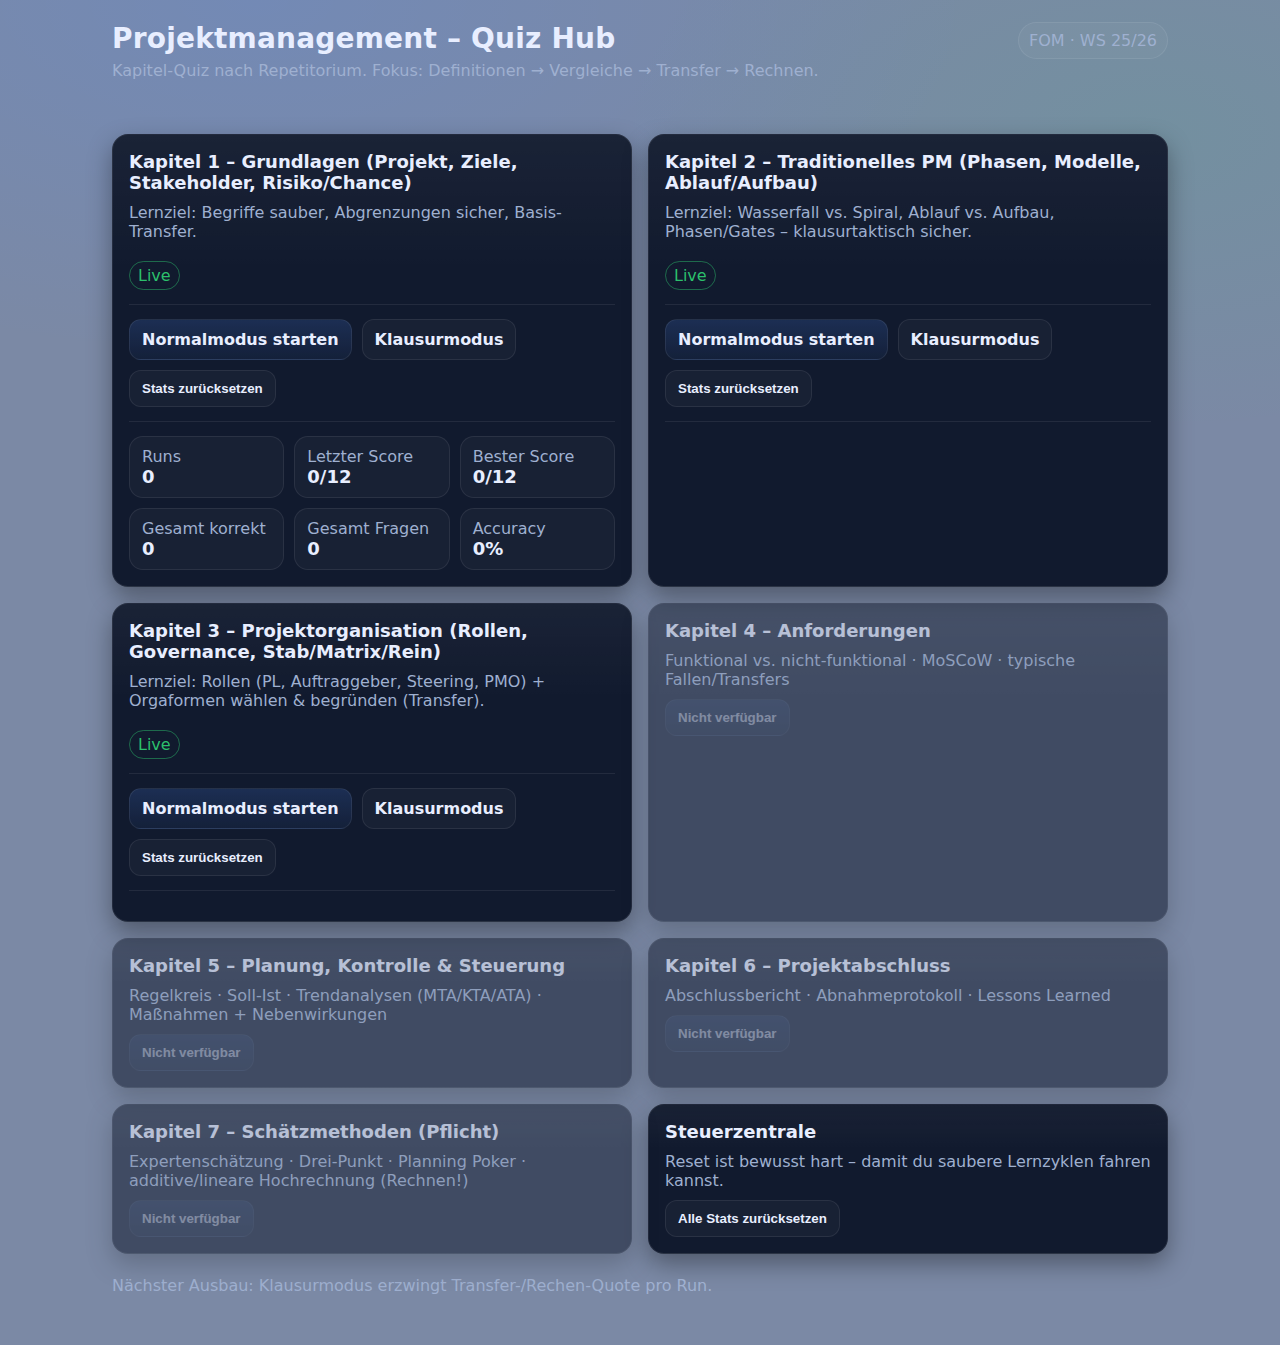
<file: index.html>
<!doctype html>
<html lang="de">
<head>
  <meta charset="utf-8" />
  <meta name="viewport" content="width=device-width,initial-scale=1" />
  <title>Projektmanagement – Quiz Hub</title>
  <link rel="stylesheet" href="./assets/style.css" />
</head>
<body>

<header class="container header">
  <div>
    <h1>Projektmanagement – Quiz Hub</h1>
    <p class="muted">
      Kapitel-Quiz nach Repetitorium. Fokus: Definitionen → Vergleiche → Transfer → Rechnen.
    </p>
  </div>
  <div class="badge">FOM · WS 25/26</div>
</header>

<main class="container grid">

  <!-- CH1 -->
  <section class="card">
    <div class="row space">
      <div>
        <h2>Kapitel 1 – Grundlagen (Projekt, Ziele, Stakeholder, Risiko/Chance)</h2>
        <p class="muted">Lernziel: Begriffe sauber, Abgrenzungen sicher, Basis-Transfer.</p>
      </div>
      <span class="tag ok">Live</span>
    </div>

    <div class="divider"></div>

    <div class="row">
      <a class="btn" href="chapter1.html">Normalmodus starten</a>
      <a class="btn btn-secondary" href="chapter1.html?mode=exam">Klausurmodus</a>
      <button class="btn btn-secondary" id="resetCh1">Stats zurücksetzen</button>
    </div>

    <div class="divider"></div>
    <div class="stats" id="statsCh1"></div>
  </section>

  <!-- CH2 -->
  <section class="card">
    <div class="row space">
      <div>
        <h2>Kapitel 2 – Traditionelles PM (Phasen, Modelle, Ablauf/Aufbau)</h2>
        <p class="muted">
          Lernziel: Wasserfall vs. Spiral, Ablauf vs. Aufbau, Phasen/Gates – klausurtaktisch sicher.
        </p>
      </div>
      <span class="tag ok">Live</span>
    </div>

    <div class="divider"></div>

    <div class="row">
      <a class="btn" href="chapter2.html">Normalmodus starten</a>
      <a class="btn btn-secondary" href="chapter2.html?mode=exam">Klausurmodus</a>
      <button class="btn btn-secondary" id="resetCh2">Stats zurücksetzen</button>
    </div>

    <div class="divider"></div>
    <div class="stats" id="statsCh2"></div>
  </section>

  <!-- CH3 -->
  <section class="card">
    <div class="row space">
      <div>
        <h2>Kapitel 3 – Projektorganisation (Rollen, Governance, Stab/Matrix/Rein)</h2>
        <p class="muted">
          Lernziel: Rollen (PL, Auftraggeber, Steering, PMO) + Orgaformen wählen & begründen (Transfer).
        </p>
      </div>
      <span class="tag ok">Live</span>
    </div>

    <div class="divider"></div>

    <div class="row">
      <a class="btn" href="chapter3.html">Normalmodus starten</a>
      <a class="btn btn-secondary" href="chapter3.html?mode=exam">Klausurmodus</a>
      <button class="btn btn-secondary" id="resetCh3">Stats zurücksetzen</button>
    </div>

    <div class="divider"></div>
    <div class="stats" id="statsCh3"></div>
  </section>

  <!-- Roadmap: Kapitel 4–7 -->
  <section class="card disabled">
    <h2>Kapitel 4 – Anforderungen</h2>
    <p class="muted">Funktional vs. nicht-funktional · MoSCoW · typische Fallen/Transfers</p>
    <button class="btn" disabled>Nicht verfügbar</button>
  </section>

  <section class="card disabled">
    <h2>Kapitel 5 – Planung, Kontrolle & Steuerung</h2>
    <p class="muted">Regelkreis · Soll-Ist · Trendanalysen (MTA/KTA/ATA) · Maßnahmen + Nebenwirkungen</p>
    <button class="btn" disabled>Nicht verfügbar</button>
  </section>

  <section class="card disabled">
    <h2>Kapitel 6 – Projektabschluss</h2>
    <p class="muted">Abschlussbericht · Abnahmeprotokoll · Lessons Learned</p>
    <button class="btn" disabled>Nicht verfügbar</button>
  </section>

  <section class="card disabled">
    <h2>Kapitel 7 – Schätzmethoden (Pflicht)</h2>
    <p class="muted">Expertenschätzung · Drei-Punkt · Planning Poker · additive/lineare Hochrechnung (Rechnen!)</p>
    <button class="btn" disabled>Nicht verfügbar</button>
  </section>

  <!-- Global controls -->
  <section class="card">
    <h2>Steuerzentrale</h2>
    <p class="muted">Reset ist bewusst hart – damit du saubere Lernzyklen fahren kannst.</p>
    <div class="row">
      <button class="btn btn-secondary" id="resetAll">Alle Stats zurücksetzen</button>
    </div>
  </section>

</main>

<footer class="container footer">
  <p class="muted">
    Nächster Ausbau: Klausurmodus erzwingt Transfer-/Rechen-Quote pro Run.
  </p>
</footer>

<script defer src="./assets/app.js"></script>
</body>
</html>
</file>
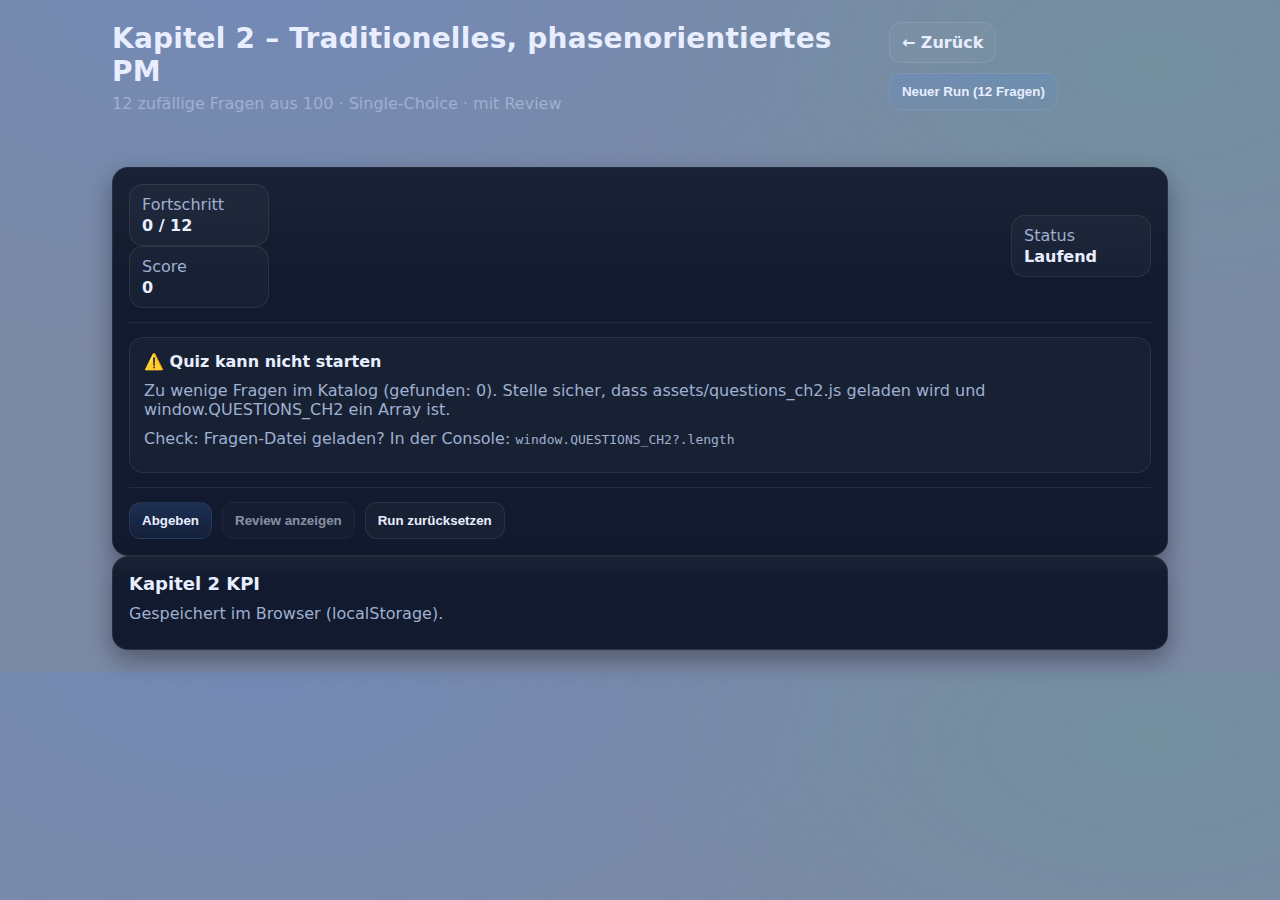
<file: chapter2.html>
<!doctype html>
<html lang="de">
<head>
  <meta charset="utf-8" />
  <meta name="viewport" content="width=device-width,initial-scale=1" />
  <title>Kapitel 2 Quiz – Projektmanagement</title>
  <link rel="stylesheet" href="./assets/style.css" />
</head>
<body>
<header class="container header">
  <div>
    <h1>Kapitel 2 – Traditionelles, phasenorientiertes PM</h1>
    <p class="muted">12 zufällige Fragen aus 100 · Single-Choice · mit Review</p>
  </div>
  <div class="row">
    <a class="btn btn-secondary" href="index.html">← Zurück</a>
    <button class="btn" id="newRun">Neuer Run (12 Fragen)</button>
  </div>
</header>

<main class="container">
  <section class="card">
    <div class="row space">
      <div>
        <div class="kpi">
          <span class="muted">Fortschritt</span>
          <strong id="progressText">0 / 12</strong>
        </div>
        <div class="kpi">
          <span class="muted">Score</span>
          <strong id="scoreText">0</strong>
        </div>
      </div>
      <div class="kpi">
        <span class="muted">Status</span>
        <strong id="statusText">Laufend</strong>
      </div>
    </div>

    <div class="divider"></div>
    <div id="quizRoot"></div>
    <div class="divider"></div>

    <div class="row">
      <button class="btn" id="submitBtn">Abgeben</button>
      <button class="btn btn-secondary" id="reviewBtn" disabled>Review anzeigen</button>
      <button class="btn btn-secondary" id="resetRunBtn">Run zurücksetzen</button>
    </div>

    <div id="resultBox" class="result hidden"></div>
    <div id="reviewBox" class="review hidden"></div>
  </section>

  <section class="card">
    <h2>Kapitel 2 KPI</h2>
    <p class="muted">Gespeichert im Browser (localStorage).</p>
    <div class="stats" id="statsBox"></div>
  </section>
</main>

<script defer src="./assets/questions_ch2.js"></script>
<script defer src="./assets/quiz_ch2.js"></script>
</body>
</html>
</file>
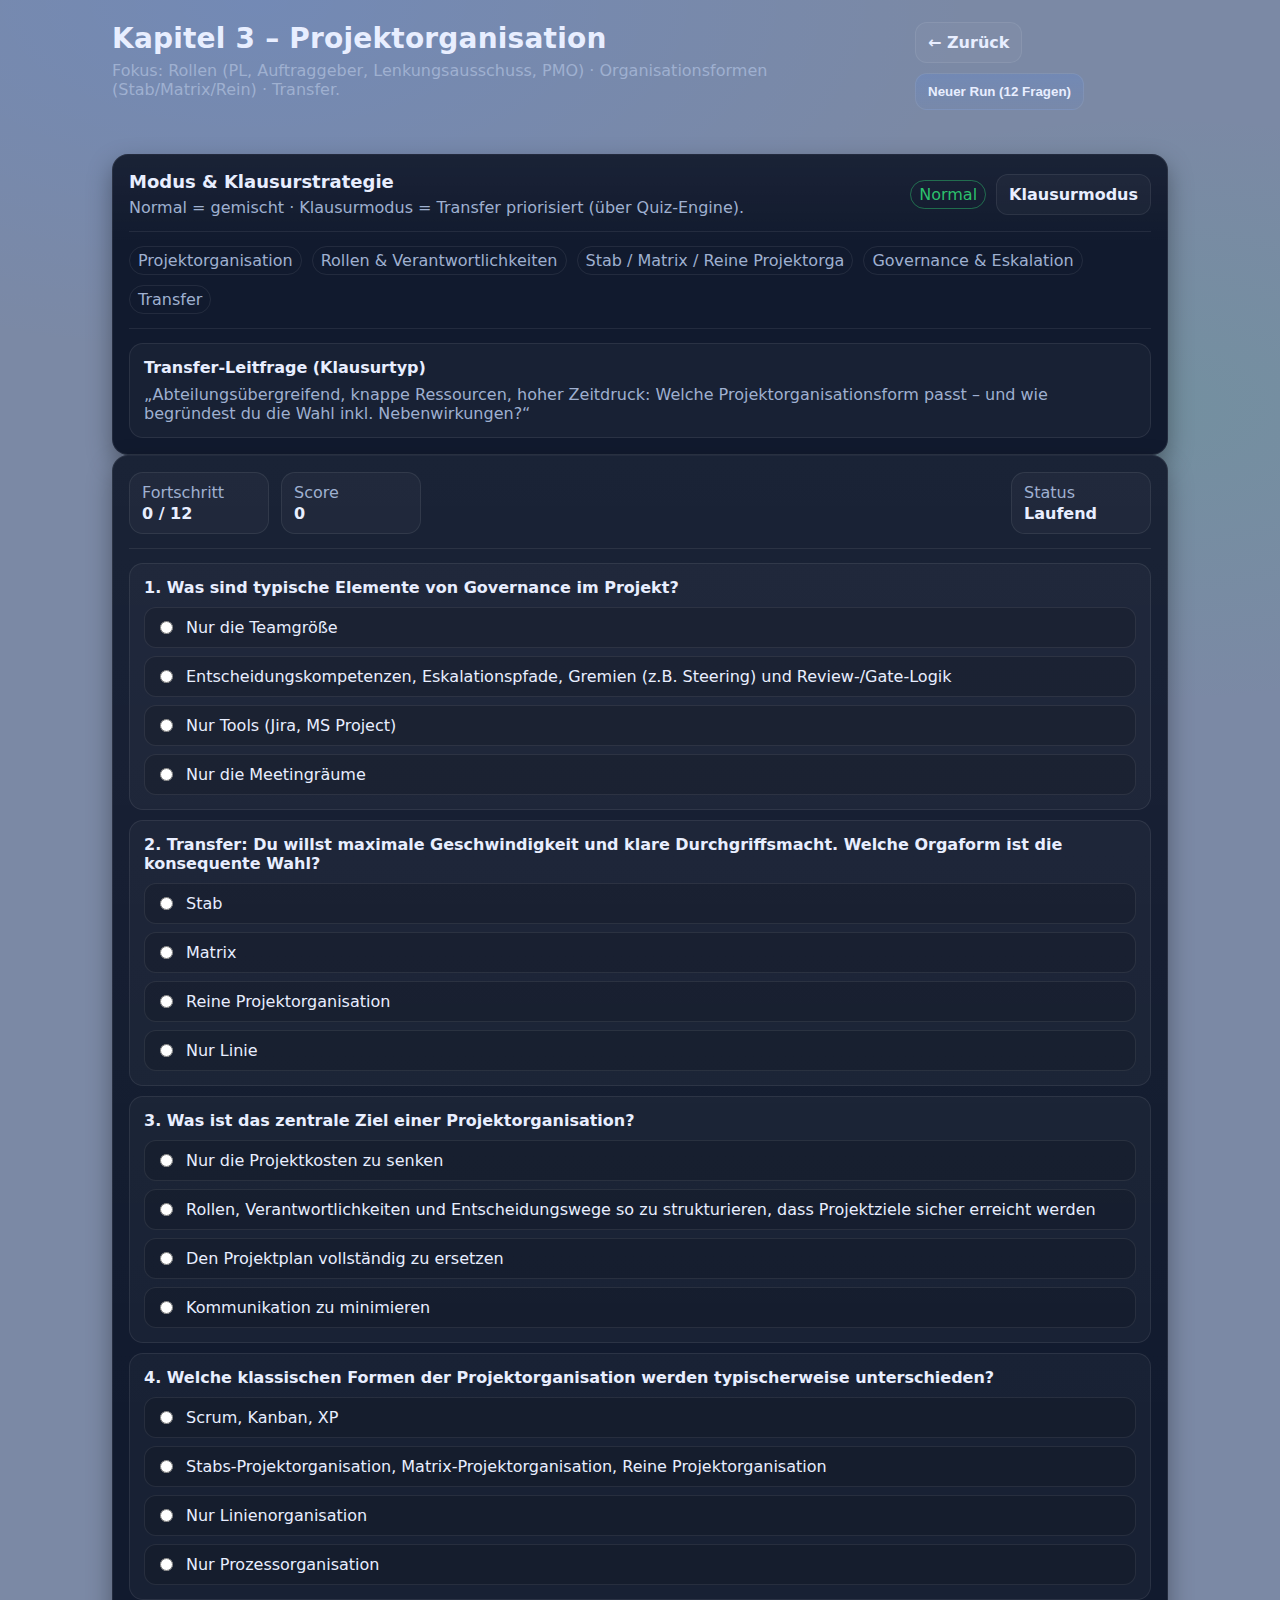
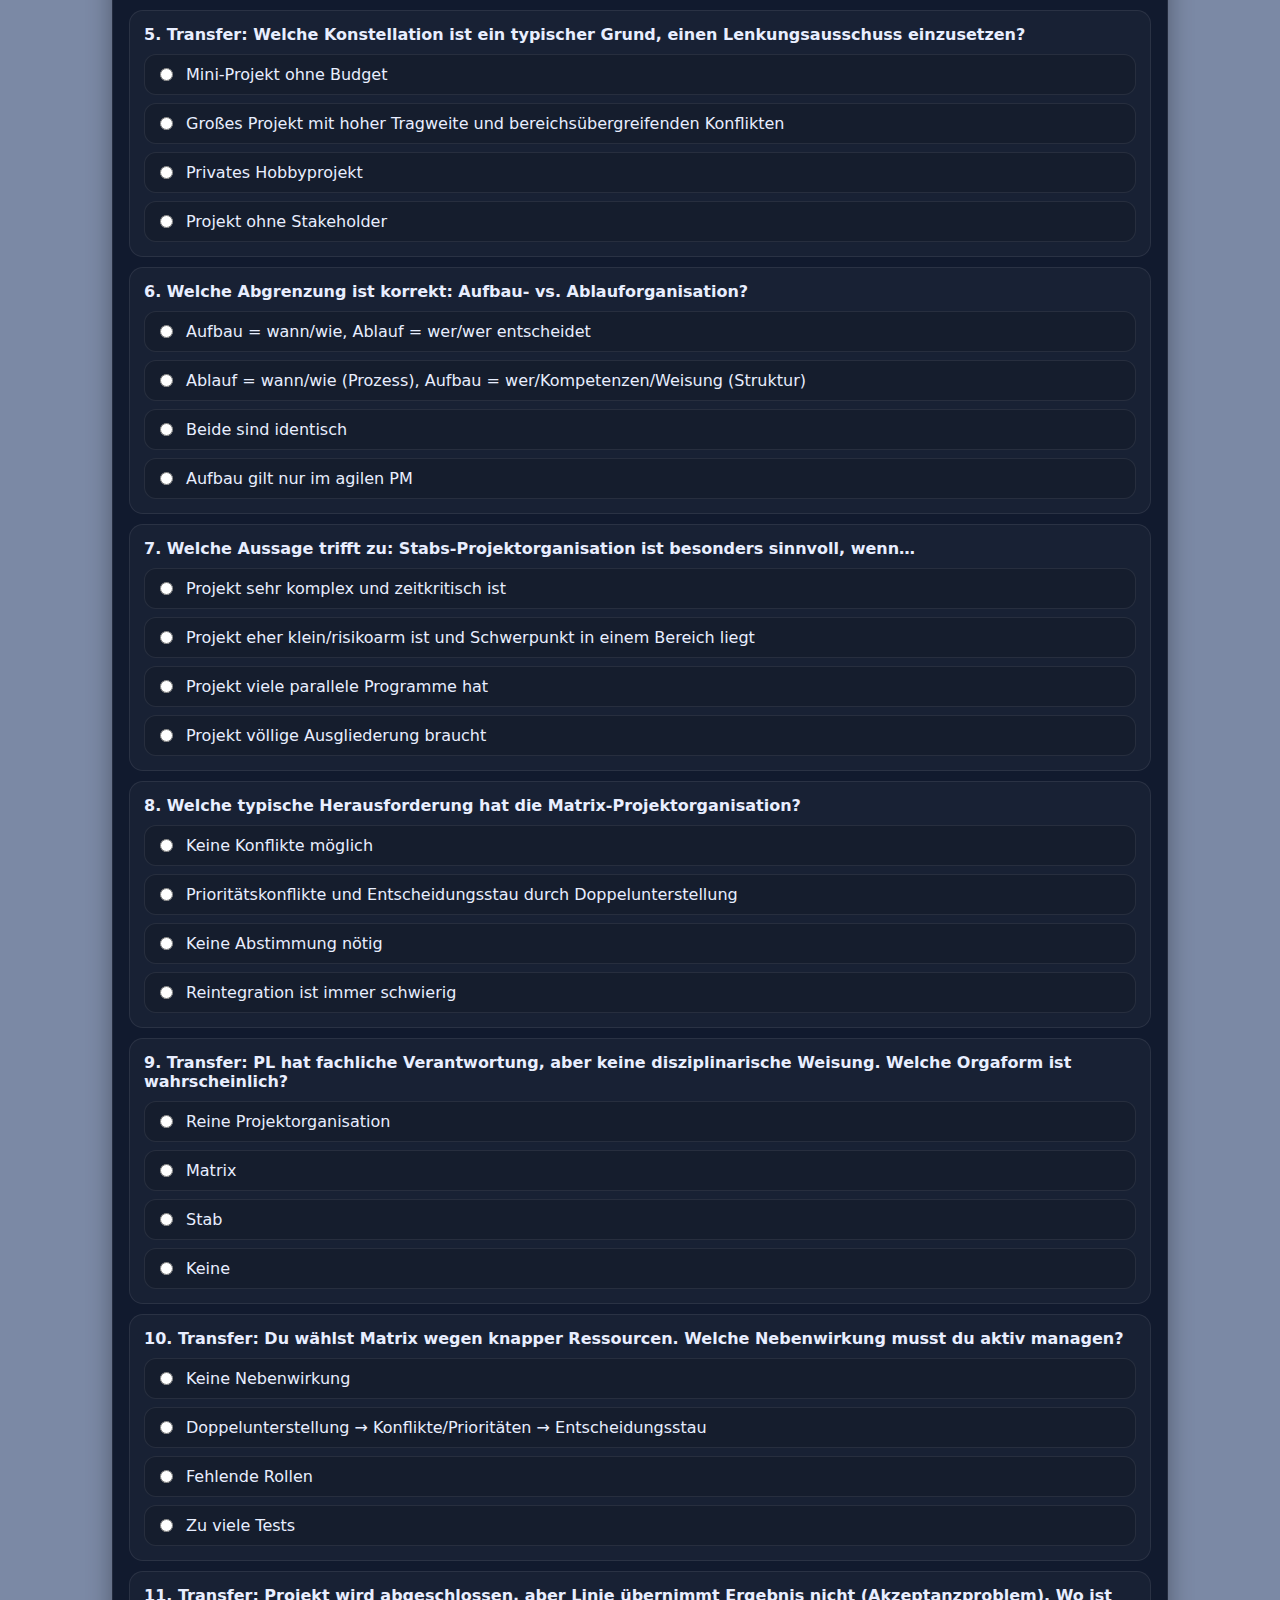
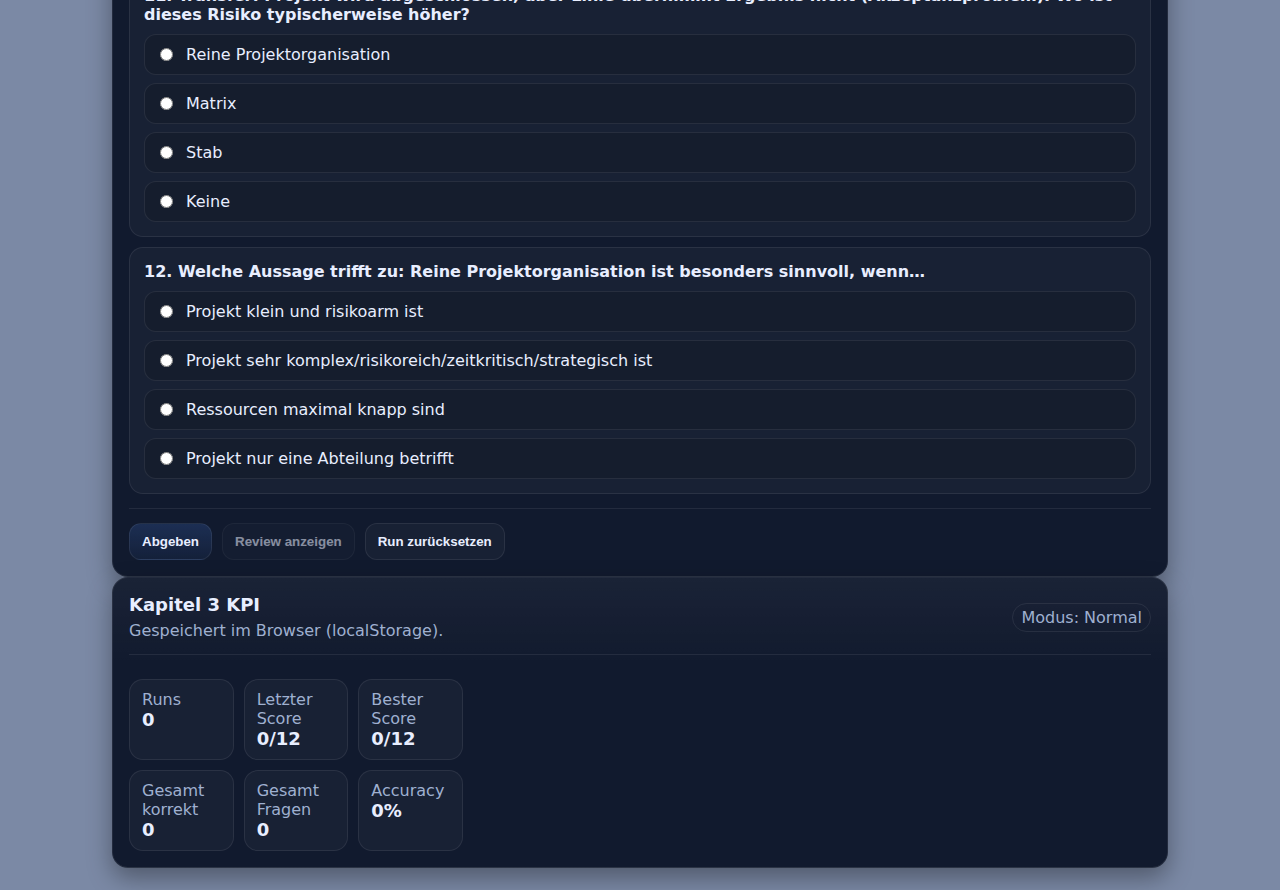
<file: chapter3.html>
<!doctype html>
<html lang="de">
<head>
  <meta charset="utf-8" />
  <meta name="viewport" content="width=device-width,initial-scale=1" />
  <title>Kapitel 3 Quiz – Projektmanagement</title>
  <link rel="stylesheet" href="./assets/style.css" />
</head>
<body>

<header class="container header">
  <div>
    <h1>Kapitel 3 – Projektorganisation</h1>
    <p class="muted">
      Fokus: Rollen (PL, Auftraggeber, Lenkungsausschuss, PMO) · Organisationsformen (Stab/Matrix/Rein) · Transfer.
    </p>
  </div>

  <div class="row">
    <a class="btn btn-secondary" href="index.html">← Zurück</a>
    <button class="btn" id="newRun">Neuer Run (12 Fragen)</button>
  </div>
</header>

<main class="container">

  <!-- Mode / Strategy Banner -->
  <section class="card">
    <div class="row space">
      <div>
        <h2 style="margin:0 0 6px 0">Modus & Klausurstrategie</h2>
        <p class="muted" style="margin:0">
          Normal = gemischt · Klausurmodus = Transfer priorisiert (über Quiz-Engine).
        </p>
      </div>

      <div class="row">
        <span class="tag ok" id="modeBadge">Normal</span>
        <a class="btn btn-secondary" id="modeToggleLink" href="chapter3.html?mode=exam">Klausurmodus</a>
      </div>
    </div>

    <div class="divider"></div>

    <div class="row">
      <span class="tag">Projektorganisation</span>
      <span class="tag">Rollen & Verantwortlichkeiten</span>
      <span class="tag">Stab / Matrix / Reine Projektorga</span>
      <span class="tag">Governance & Eskalation</span>
      <span class="tag">Transfer</span>
    </div>

    <div class="divider"></div>

    <!-- Transfer-Leitfrage -->
    <div class="question" style="margin:0">
      <p class="q-title" style="margin:0 0 8px 0">Transfer-Leitfrage (Klausurtyp)</p>
      <p class="muted" style="margin:0">
        „Abteilungsübergreifend, knappe Ressourcen, hoher Zeitdruck: Welche Projektorganisationsform passt – und wie
        begründest du die Wahl inkl. Nebenwirkungen?“
      </p>
    </div>
  </section>

  <!-- Quiz -->
  <section class="card">
    <div class="row space">
      <div class="row" style="gap:12px">
        <div class="kpi">
          <span class="muted">Fortschritt</span>
          <strong id="progressText">0 / 12</strong>
        </div>
        <div class="kpi">
          <span class="muted">Score</span>
          <strong id="scoreText">0</strong>
        </div>
      </div>

      <div class="kpi">
        <span class="muted">Status</span>
        <strong id="statusText">Laufend</strong>
      </div>
    </div>

    <div class="divider"></div>

    <div id="quizRoot"></div>

    <div class="divider"></div>

    <div class="row">
      <button class="btn" id="submitBtn">Abgeben</button>
      <button class="btn btn-secondary" id="reviewBtn" disabled>Review anzeigen</button>
      <button class="btn btn-secondary" id="resetRunBtn">Run zurücksetzen</button>
    </div>

    <div id="resultBox" class="result hidden"></div>
    <div id="reviewBox" class="review hidden"></div>
  </section>

  <!-- KPI -->
  <section class="card">
    <div class="row space">
      <div>
        <h2 style="margin:0 0 6px 0">Kapitel 3 KPI</h2>
        <p class="muted" style="margin:0">Gespeichert im Browser (localStorage).</p>
      </div>
      <span class="tag" id="kpiModeHint">Modus: Normal</span>
    </div>

    <div class="divider"></div>
    <div class="stats" id="statsBox"></div>
  </section>

</main>

<script>
  // UI-only: Mode anzeigen (Logik kommt über quiz_ch3.js)
  (function () {
    const params = new URLSearchParams(window.location.search);
    const isExam = (params.get("mode") || "").toLowerCase() === "exam";

    const badge = document.getElementById("modeBadge");
    const toggle = document.getElementById("modeToggleLink");
    const hint = document.getElementById("kpiModeHint");

    if (badge) badge.textContent = isExam ? "Klausurmodus" : "Normal";
    if (hint) hint.textContent = `Modus: ${isExam ? "Klausurmodus" : "Normal"}`;

    if (toggle) {
      toggle.textContent = isExam ? "Normalmodus" : "Klausurmodus";
      toggle.href = isExam ? "chapter3.html" : "chapter3.html?mode=exam";
    }
  })();
</script>

<script defer src="./assets/questions_ch3.js"></script>
<script defer src="./assets/quiz_ch3.js"></script>
</body>
</html>
</file>
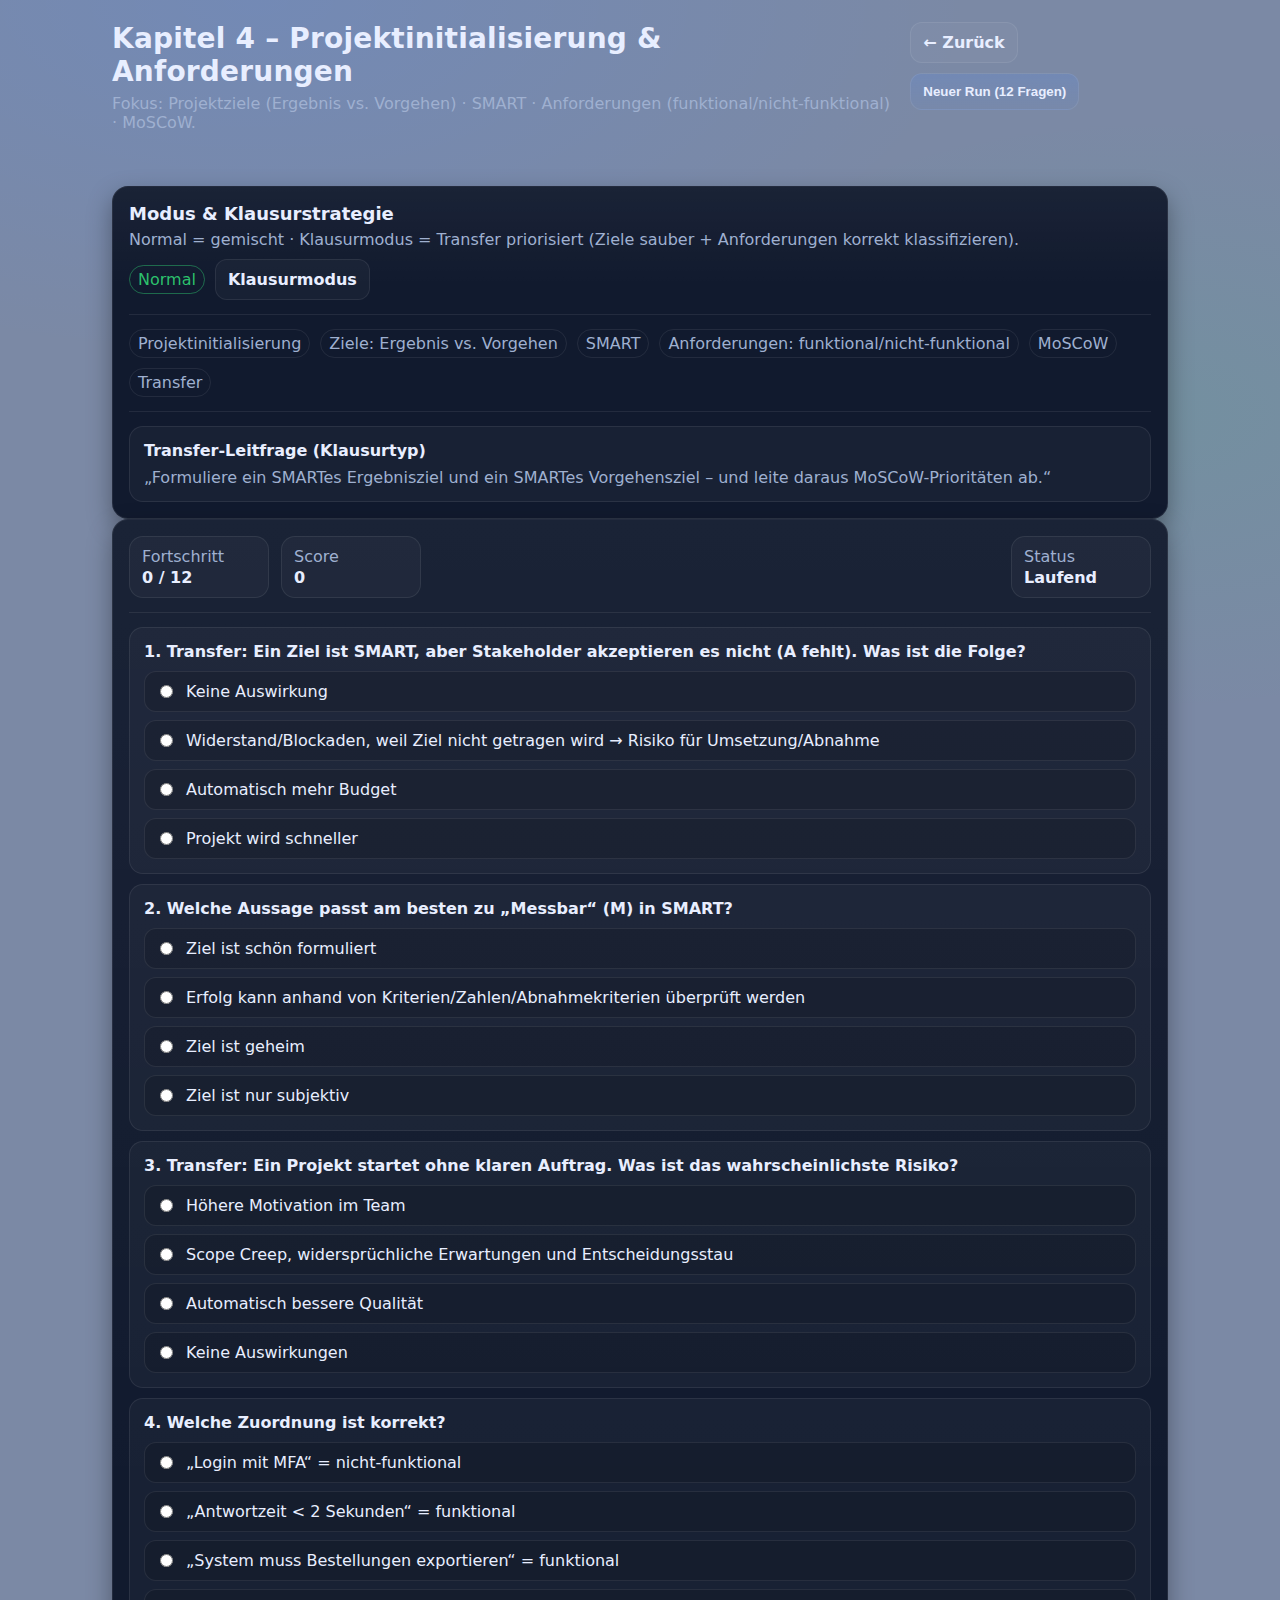
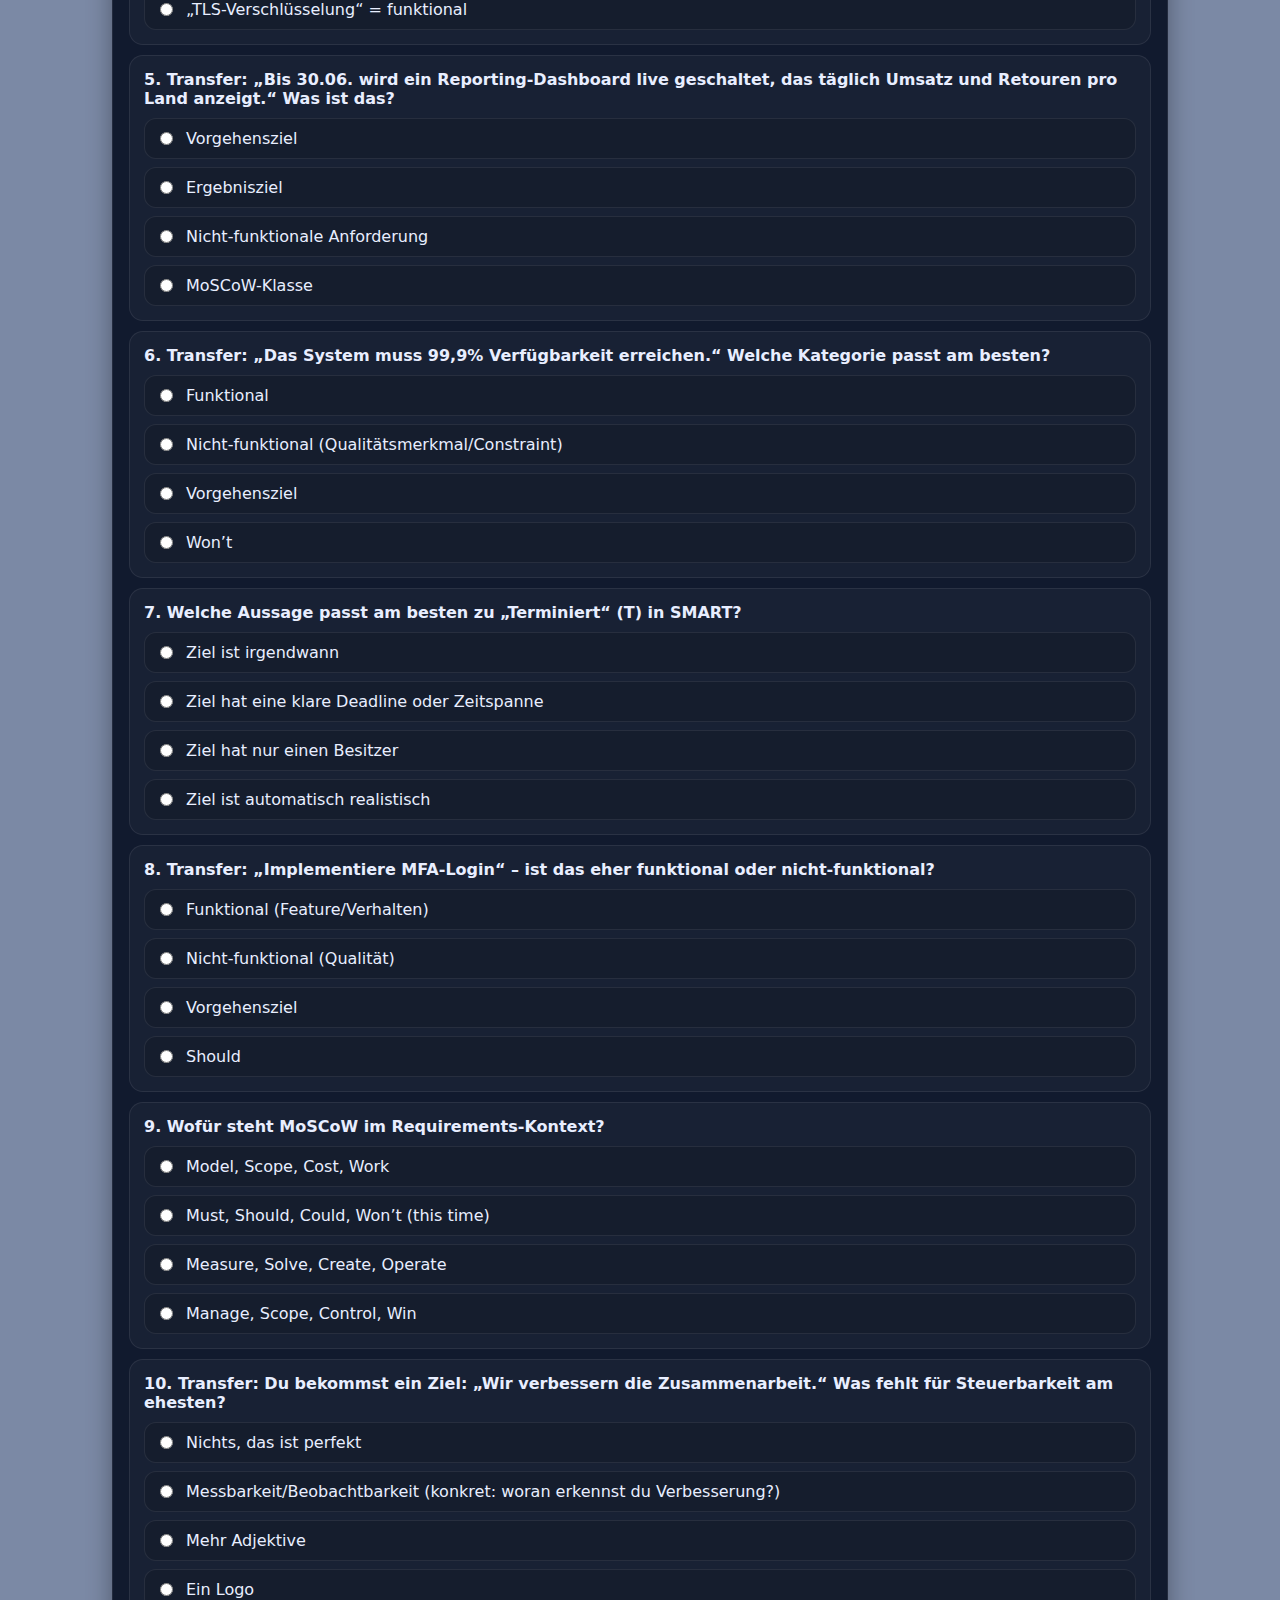
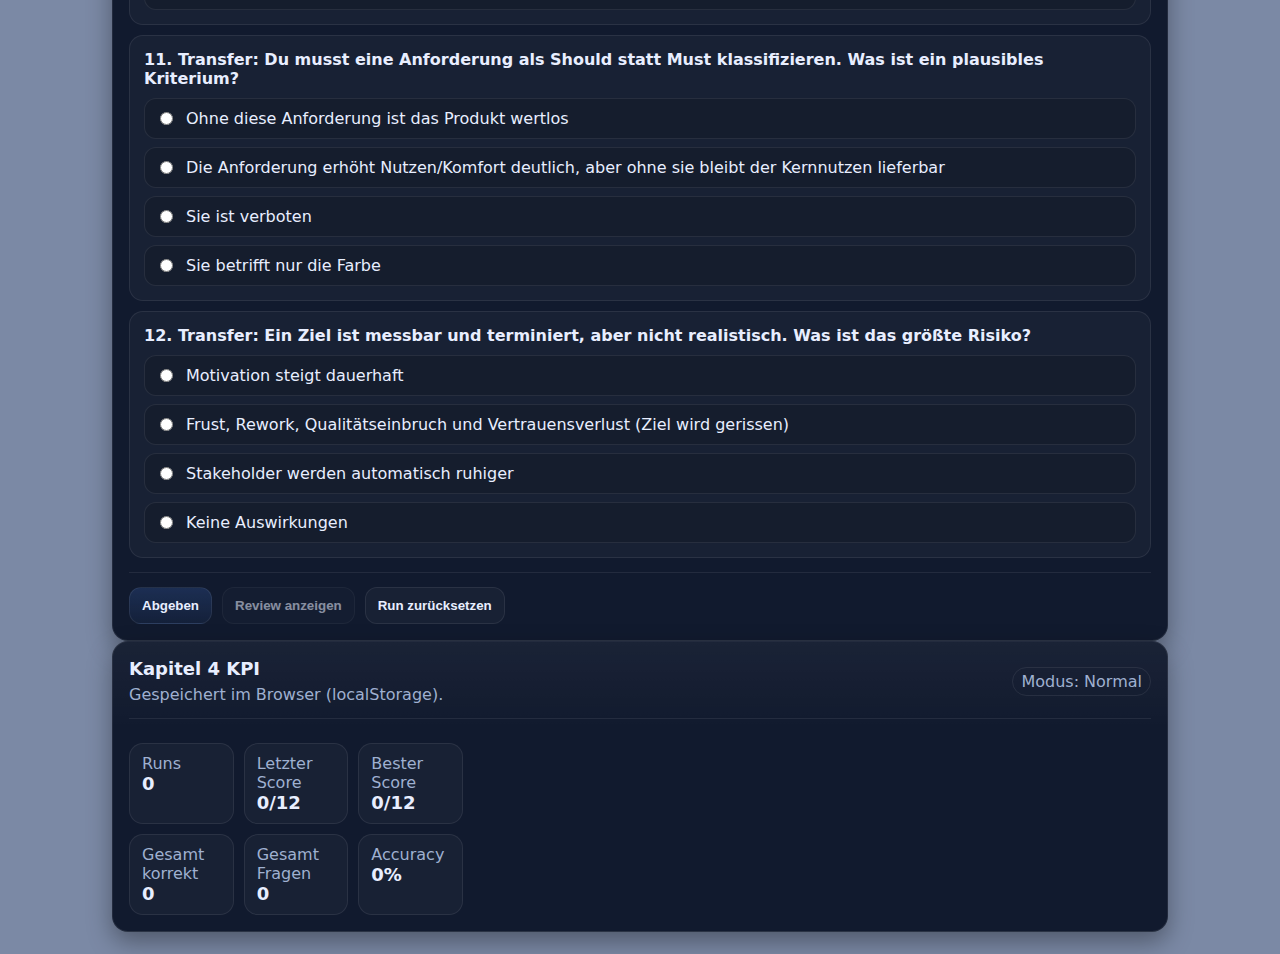
<file: chapter4.html>
<!doctype html>
<html lang="de">
<head>
  <meta charset="utf-8" />
  <meta name="viewport" content="width=device-width,initial-scale=1" />
  <title>Kapitel 4 Quiz – Projektmanagement</title>
  <link rel="stylesheet" href="./assets/style.css" />
</head>
<body>

<header class="container header">
  <div>
    <h1>Kapitel 4 – Projektinitialisierung & Anforderungen</h1>
    <p class="muted">
      Fokus: Projektziele (Ergebnis vs. Vorgehen) · SMART · Anforderungen (funktional/nicht-funktional) · MoSCoW.
    </p>
  </div>

  <div class="row">
    <a class="btn btn-secondary" href="index.html">← Zurück</a>
    <button class="btn" id="newRun">Neuer Run (12 Fragen)</button>
  </div>
</header>

<main class="container">

  <!-- Mode / Strategy Banner -->
  <section class="card">
    <div class="row space">
      <div>
        <h2 style="margin:0 0 6px 0">Modus & Klausurstrategie</h2>
        <p class="muted" style="margin:0">
          Normal = gemischt · Klausurmodus = Transfer priorisiert (Ziele sauber + Anforderungen korrekt klassifizieren).
        </p>
      </div>

      <div class="row">
        <span class="tag ok" id="modeBadge">Normal</span>
        <a class="btn btn-secondary" id="modeToggleLink" href="chapter4.html?mode=exam">Klausurmodus</a>
      </div>
    </div>

    <div class="divider"></div>

    <div class="row">
      <span class="tag">Projektinitialisierung</span>
      <span class="tag">Ziele: Ergebnis vs. Vorgehen</span>
      <span class="tag">SMART</span>
      <span class="tag">Anforderungen: funktional/nicht-funktional</span>
      <span class="tag">MoSCoW</span>
      <span class="tag">Transfer</span>
    </div>

    <div class="divider"></div>

    <!-- Transfer-Leitfrage -->
    <div class="question" style="margin:0">
      <p class="q-title" style="margin:0 0 8px 0">Transfer-Leitfrage (Klausurtyp)</p>
      <p class="muted" style="margin:0">
        „Formuliere ein SMARTes Ergebnisziel und ein SMARTes Vorgehensziel – und leite daraus MoSCoW-Prioritäten ab.“
      </p>
    </div>
  </section>

  <!-- Quiz -->
  <section class="card">
    <div class="row space">
      <div class="row" style="gap:12px">
        <div class="kpi">
          <span class="muted">Fortschritt</span>
          <strong id="progressText">0 / 12</strong>
        </div>
        <div class="kpi">
          <span class="muted">Score</span>
          <strong id="scoreText">0</strong>
        </div>
      </div>

      <div class="kpi">
        <span class="muted">Status</span>
        <strong id="statusText">Laufend</strong>
      </div>
    </div>

    <div class="divider"></div>

    <div id="quizRoot"></div>

    <div class="divider"></div>

    <div class="row">
      <button class="btn" id="submitBtn">Abgeben</button>
      <button class="btn btn-secondary" id="reviewBtn" disabled>Review anzeigen</button>
      <button class="btn btn-secondary" id="resetRunBtn">Run zurücksetzen</button>
    </div>

    <div id="resultBox" class="result hidden"></div>
    <div id="reviewBox" class="review hidden"></div>
  </section>

  <!-- KPI -->
  <section class="card">
    <div class="row space">
      <div>
        <h2 style="margin:0 0 6px 0">Kapitel 4 KPI</h2>
        <p class="muted" style="margin:0">Gespeichert im Browser (localStorage).</p>
      </div>
      <span class="tag" id="kpiModeHint">Modus: Normal</span>
    </div>

    <div class="divider"></div>
    <div class="stats" id="statsBox"></div>
  </section>

</main>

<script>
  // UI-only: Mode anzeigen (Logik kommt über quiz_ch4.js)
  (function () {
    const params = new URLSearchParams(window.location.search);
    const isExam = (params.get("mode") || "").toLowerCase() === "exam";

    const badge = document.getElementById("modeBadge");
    const toggle = document.getElementById("modeToggleLink");
    const hint = document.getElementById("kpiModeHint");

    if (badge) badge.textContent = isExam ? "Klausurmodus" : "Normal";
    if (hint) hint.textContent = `Modus: ${isExam ? "Klausurmodus" : "Normal"}`;

    if (toggle) {
      toggle.textContent = isExam ? "Normalmodus" : "Klausurmodus";
      toggle.href = isExam ? "chapter4.html" : "chapter4.html?mode=exam";
    }
  })();
</script>

<script defer src="./assets/questions_ch4.js"></script>
<script defer src="./assets/quiz_ch4.js"></script>
</body>
</html>
</file>
<file: assets/style.css>
:root{
    --bg:#7b89a5;
    --card:#111a2e;
    --muted:#9fb0d0;
    --text:#e8eeff;
    --accent:#4f8cff;
    --accent2:#2b3550;
    --ok:#2ecc71;
    --bad:#ff5c5c;
    --border: rgba(255,255,255,.08);
}

*{box-sizing:border-box}
body{
    margin:0;
    font-family: system-ui, -apple-system, Segoe UI, Roboto, Inter, Arial, sans-serif;
    background: radial-gradient(1200px 600px at 20% 0%, rgba(79,140,255,.18), transparent 60%),
    radial-gradient(900px 500px at 90% 10%, rgba(46,204,113,.10), transparent 60%),
    var(--bg);
    color:var(--text);
}

.container{max-width:1100px;margin:0 auto;padding:22px}
.header{display:flex;gap:18px;align-items:flex-start;justify-content:space-between}
.footer{padding-top:0;padding-bottom:40px}

h1{margin:0 0 6px 0;font-size:28px;letter-spacing:.2px}
h2{margin:0 0 10px 0;font-size:18px}
p{margin:0 0 10px 0}
.muted{color:var(--muted)}

.grid{display:grid;grid-template-columns:repeat(2,minmax(0,1fr));gap:16px}
@media (max-width:860px){.grid{grid-template-columns:1fr}.header{flex-direction:column;align-items:stretch}}

.card{
    background: linear-gradient(180deg, rgba(255,255,255,.04), transparent 30%), var(--card);
    border:1px solid var(--border);
    border-radius:16px;
    padding:16px;
    box-shadow: 0 10px 24px rgba(0,0,0,.35);
}

.card.disabled{opacity:.55}

.row{display:flex;gap:10px;align-items:center;flex-wrap:wrap}
.row.space{justify-content:space-between}

.badge{
    border:1px solid var(--border);
    padding:8px 10px;
    border-radius:999px;
    background: rgba(255,255,255,.03);
    color: var(--muted);
}

.btn{
    cursor:pointer;
    border:1px solid var(--border);
    background: linear-gradient(180deg, rgba(79,140,255,.18), rgba(79,140,255,.06));
    color:var(--text);
    padding:10px 12px;
    border-radius:12px;
    text-decoration:none;
    display:inline-flex;
    align-items:center;
    gap:8px;
    font-weight:650;
}
.btn:hover{border-color: rgba(79,140,255,.55)}
.btn:disabled{opacity:.55;cursor:not-allowed}
.btn-secondary{
    background: rgba(255,255,255,.03);
}

.divider{height:1px;background:var(--border);margin:14px 0}

.kpi{
    display:flex;
    flex-direction:column;
    gap:2px;
    border:1px solid var(--border);
    background: rgba(255,255,255,.03);
    padding:10px 12px;
    border-radius:14px;
    min-width: 140px;
}

.question{
    border:1px solid var(--border);
    border-radius:14px;
    padding:14px;
    background: rgba(255,255,255,.03);
    margin: 10px 0;
}
.q-title{font-weight:750;margin:0 0 10px 0}
.options{display:grid;gap:8px}
.opt{
    border:1px solid var(--border);
    border-radius:12px;
    padding:10px 10px;
    background: rgba(0,0,0,.12);
    display:flex;
    gap:10px;
    align-items:flex-start;
}
.opt input{margin-top:3px}
.opt:hover{border-color: rgba(255,255,255,.18)}

.result{
    margin-top:14px;
    border-radius:14px;
    padding:12px;
    border:1px solid var(--border);
    background: rgba(255,255,255,.03);
}
.hidden{display:none}

.review{
    margin-top:14px;
    border-radius:14px;
    padding:12px;
    border:1px solid var(--border);
    background: rgba(255,255,255,.03);
}
.tag{display:inline-flex;padding:4px 8px;border-radius:999px;border:1px solid var(--border);color:var(--muted)}
.tag.ok{border-color:rgba(46,204,113,.45);color:rgba(46,204,113,.95)}
.tag.bad{border-color:rgba(255,92,92,.45);color:rgba(255,92,92,.95)}

.stats{
    display:grid;
    grid-template-columns: repeat(3, minmax(0,1fr));
    gap:10px;
    margin-top:10px;
}
@media (max-width:860px){.stats{grid-template-columns:1fr}}
.stat{
    border:1px solid var(--border);
    background: rgba(255,255,255,.03);
    border-radius:14px;
    padding:10px 12px;
}
.stat strong{font-size:18px}
</file>
